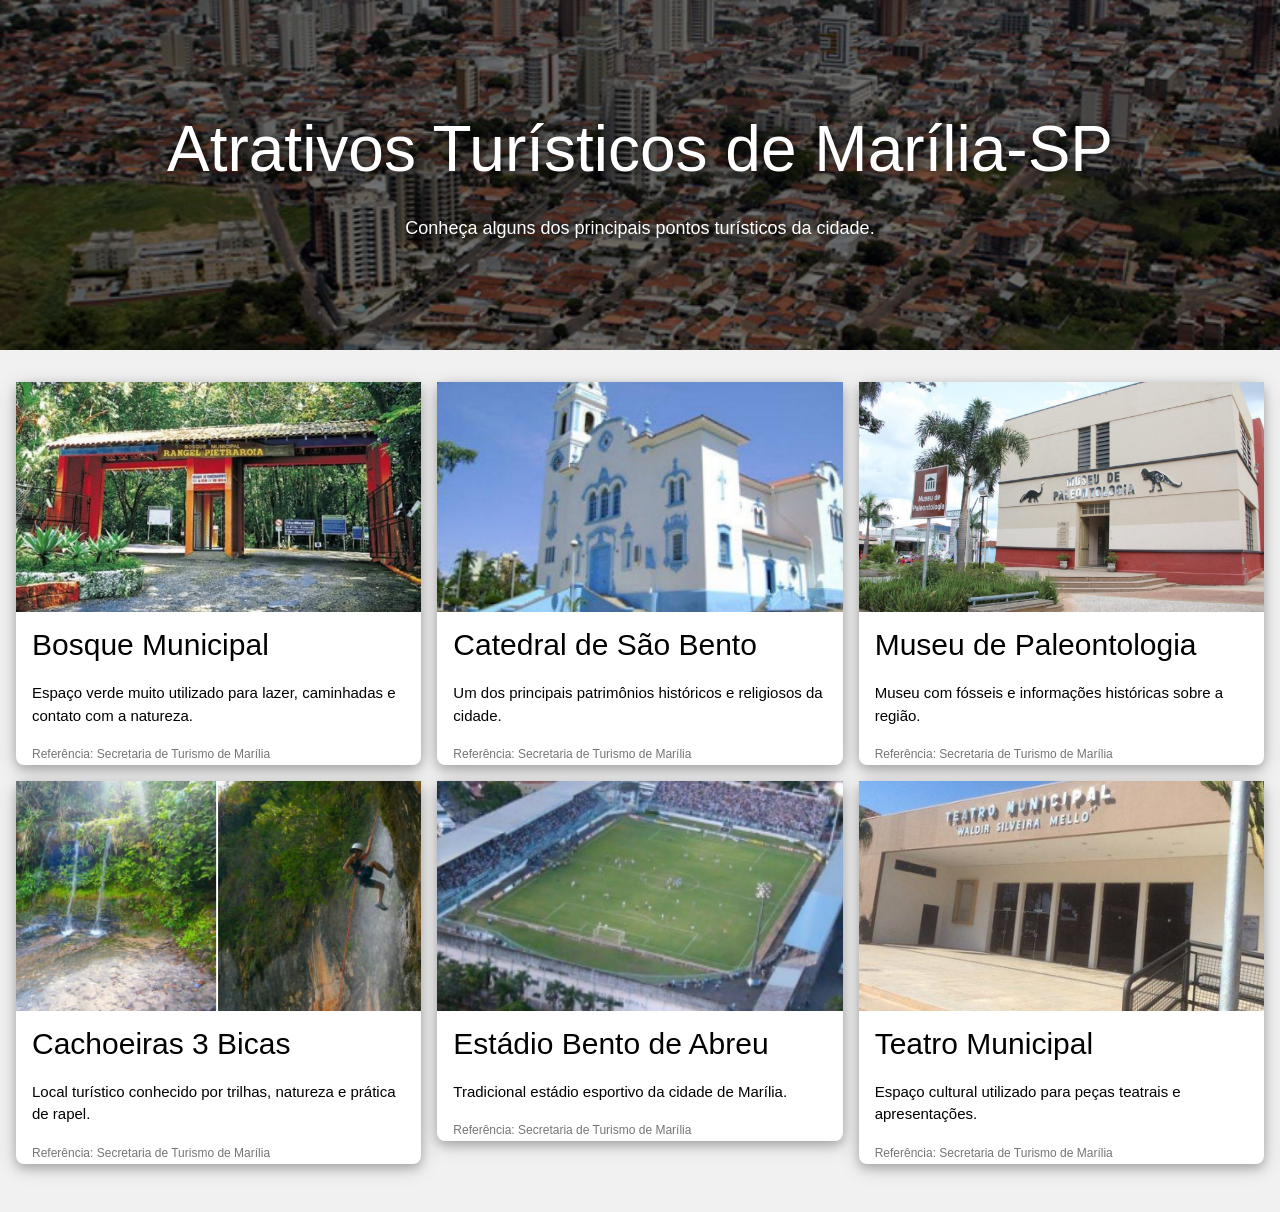
<file: Atrativos-turisticas-Marilia-HT/index.html>
<!DOCTYPE html>
<html lang="pt-BR">
<head>
    <meta charset="UTF-8">
    <meta name="viewport" content="width=device-width, initial-scale=1.0">
    <title>Atrativos Turísticos - Marília-SP</title>

    <!-- W3.CSS Framework -->
    <link rel="stylesheet" href="https://www.w3schools.com/w3css/4/w3.css">
    
    <!-- CSS Externo -->
    <link rel="stylesheet" href="style.css">
</head>
<body class="w3-light-grey">

    <!-- Comentário sobre uso da IA -->
    <!--
        Projeto desenvolvido com auxílio do ChatGPT (OpenAI) 
        para apoio na estrutura HTML e utilização do framework W3.CSS.
    -->

    <!-- BANNER -->
    <header class="banner">
        <img src="imagens/banner.png" 
             alt="Vista aérea da cidade de Marília" 
             class="banner-img">

        <div class="banner-text w3-center">
            <h1 class="w3-jumbo">Atrativos Turísticos de Marília-SP</h1>
            <p class="w3-large">Conheça alguns dos principais pontos turísticos da cidade.</p>
        </div>
    </header>

    <!-- CONTEÚDO PRINCIPAL -->
    <div class="w3-content w3-padding-32" style="max-width: 1300px;">
        <div class="w3-row-padding">

            <!-- Card 1 -->
            <div class="w3-third w3-margin-bottom">
                <a href="https://turismo.marilia.sp.gov.br/galerias/categoria/a-cidade/17/" target="_blank" 
                   class="w3-card-4 w3-white w3-round-large w3-hover-shadow" style="text-decoration: none; color: inherit; display: block;">
                    <img src="imagens/bosque.png" alt="Bosque Municipal" class="w3-image w3-hover-opacity">
                    <div class="w3-container">
                        <h2>Bosque Municipal</h2>
                        <p>Espaço verde muito utilizado para lazer, caminhadas e contato com a natureza.</p>
                        <small class="w3-text-grey">Referência: Secretaria de Turismo de Marília</small>
                    </div>
                </a>
            </div>

            <!-- Card 2 -->
            <div class="w3-third w3-margin-bottom">
                <a href="https://turismo.marilia.sp.gov.br/galerias/categoria/a-cidade/17/" target="_blank" 
                   class="w3-card-4 w3-white w3-round-large w3-hover-shadow" style="text-decoration: none; color: inherit; display: block;">
                    <img src="imagens/catedral.png" alt="Catedral de São Bento" class="w3-image w3-hover-opacity">
                    <div class="w3-container">
                        <h2>Catedral de São Bento</h2>
                        <p>Um dos principais patrimônios históricos e religiosos da cidade.</p>
                        <small class="w3-text-grey">Referência: Secretaria de Turismo de Marília</small>
                    </div>
                </a>
            </div>

            <!-- Card 3 -->
            <div class="w3-third w3-margin-bottom">
                <a href="https://turismo.marilia.sp.gov.br/galerias/categoria/a-cidade/17/" target="_blank" 
                   class="w3-card-4 w3-white w3-round-large w3-hover-shadow" style="text-decoration: none; color: inherit; display: block;">
                    <img src="imagens/museu.png" alt="Museu de Paleontologia" class="w3-image w3-hover-opacity">
                    <div class="w3-container">
                        <h2>Museu de Paleontologia</h2>
                        <p>Museu com fósseis e informações históricas sobre a região.</p>
                        <small class="w3-text-grey">Referência: Secretaria de Turismo de Marília</small>
                    </div>
                </a>
            </div>

            <!-- Card 4 -->
            <div class="w3-third w3-margin-bottom">
                <a href="https://turismo.marilia.sp.gov.br/galerias/categoria/a-cidade/17/" target="_blank" 
                   class="w3-card-4 w3-white w3-round-large w3-hover-shadow" style="text-decoration: none; color: inherit; display: block;">
                    <img src="imagens/cachoeiras.png" alt="Cachoeiras 3 Bicas" class="w3-image w3-hover-opacity">
                    <div class="w3-container">
                        <h2>Cachoeiras 3 Bicas</h2>
                        <p>Local turístico conhecido por trilhas, natureza e prática de rapel.</p>
                        <small class="w3-text-grey">Referência: Secretaria de Turismo de Marília</small>
                    </div>
                </a>
            </div>

            <!-- Card 5 -->
            <div class="w3-third w3-margin-bottom">
                <a href="https://turismo.marilia.sp.gov.br/galerias/categoria/a-cidade/17/" target="_blank" 
                   class="w3-card-4 w3-white w3-round-large w3-hover-shadow" style="text-decoration: none; color: inherit; display: block;">
                    <img src="imagens/estadio.png" alt="Estádio Bento de Abreu" class="w3-image w3-hover-opacity">
                    <div class="w3-container">
                        <h2>Estádio Bento de Abreu</h2>
                        <p>Tradicional estádio esportivo da cidade de Marília.</p>
                        <small class="w3-text-grey">Referência: Secretaria de Turismo de Marília</small>
                    </div>
                </a>
            </div>

            <!-- Card 6 -->
            <div class="w3-third w3-margin-bottom">
                <a href="https://turismo.marilia.sp.gov.br/galerias/categoria/a-cidade/17/" target="_blank" 
                   class="w3-card-4 w3-white w3-round-large w3-hover-shadow" style="text-decoration: none; color: inherit; display: block;">
                    <img src="imagens/teatro.png" alt="Teatro Municipal" class="w3-image w3-hover-opacity">
                    <div class="w3-container">
                        <h2>Teatro Municipal</h2>
                        <p>Espaço cultural utilizado para peças teatrais e apresentações.</p>
                        <small class="w3-text-grey">Referência: Secretaria de Turismo de Marília</small>
                    </div>
                </a>
            </div>

        </div>
    </div>

</body>
</html>
</file>
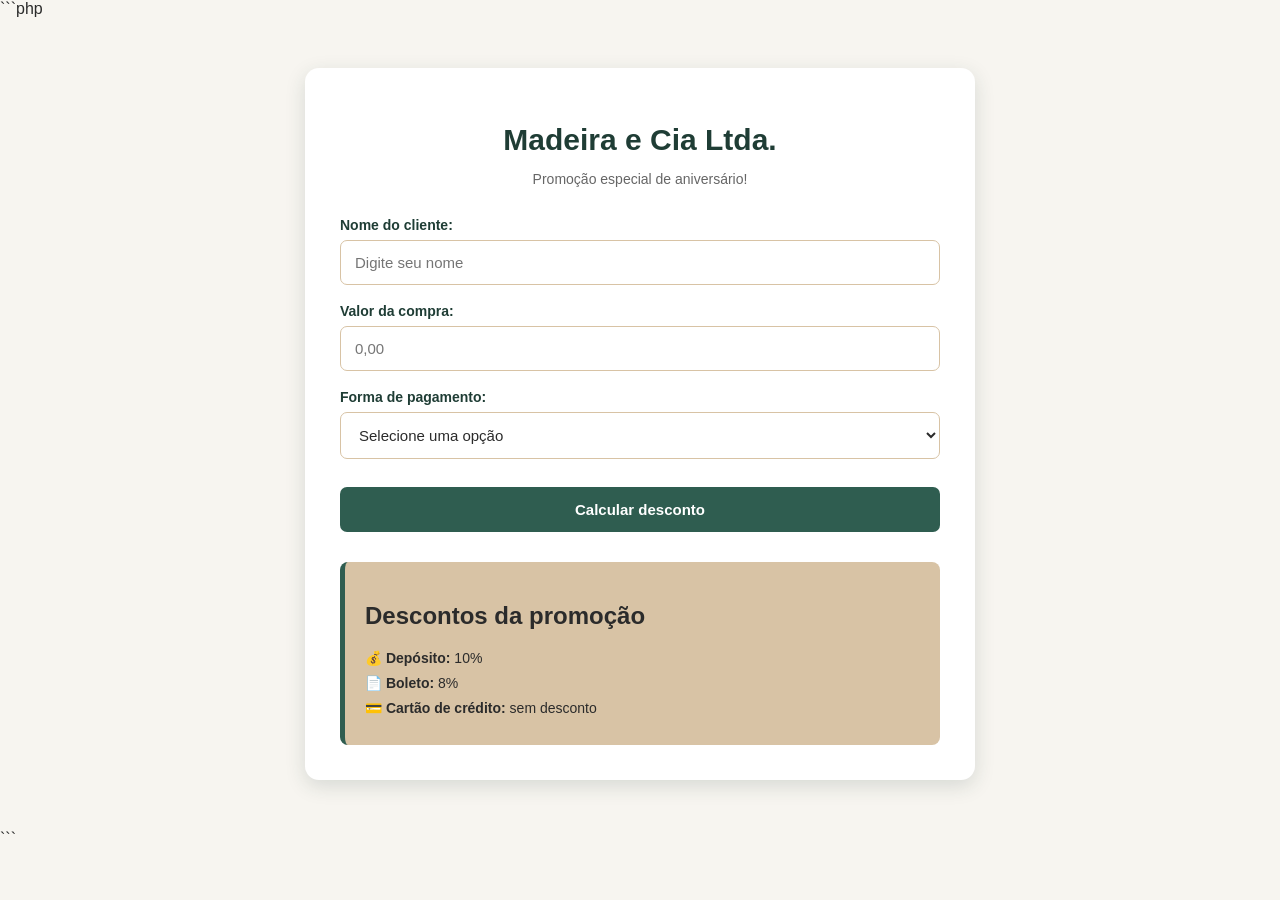
<file: madeira_e_cia/index.html>
```php
<!DOCTYPE html>
<html lang="pt-br">

<head>

    <meta charset="UTF-8">

    <meta name="viewport"
          content="width=device-width, initial-scale=1.0">

    <title>Madeira e Cia - Promoção</title>

    <link rel="stylesheet" href="estilo.css">

</head>

<body>

    <div class="container">

        <h1>Madeira e Cia Ltda.</h1>

        <p class="subtitulo">
            Promoção especial de aniversário!
        </p>

        <form action="resultado.php" method="POST">

            <label for="txtNome">
                Nome do cliente:
            </label>

            <input
                type="text"
                id="txtNome"
                name="txtNome"
                placeholder="Digite seu nome"
                required
            >

            <label for="txtValorCompra">
                Valor da compra:
            </label>

            <input
                type="number"
                id="txtValorCompra"
                name="txtValorCompra"
                placeholder="0,00"
                step="0.01"
                min="0"
                required
            >

            <label for="cmbPag">
                Forma de pagamento:
            </label>

            <select
                id="cmbPag"
                name="cmbPag"
                required
            >

                <option value="">
                    Selecione uma opção
                </option>

                <option value="deposito">
                    Depósito - 10% de desconto
                </option>

                <option value="boleto">
                    Boleto - 8% de desconto
                </option>

                <option value="cartaoCredito">
                    Cartão de crédito - sem desconto
                </option>

            </select>

            <button type="submit">
                Calcular desconto
            </button>

        </form>

        <div class="descontos">

            <h2>Descontos da promoção</h2>

            <p>
                💰 <strong>Depósito:</strong> 10%
            </p>

            <p>
                📄 <strong>Boleto:</strong> 8%
            </p>

            <p>
                💳 <strong>Cartão de crédito:</strong> sem desconto
            </p>

        </div>

    </div>

</body>

</html>
```
</file>
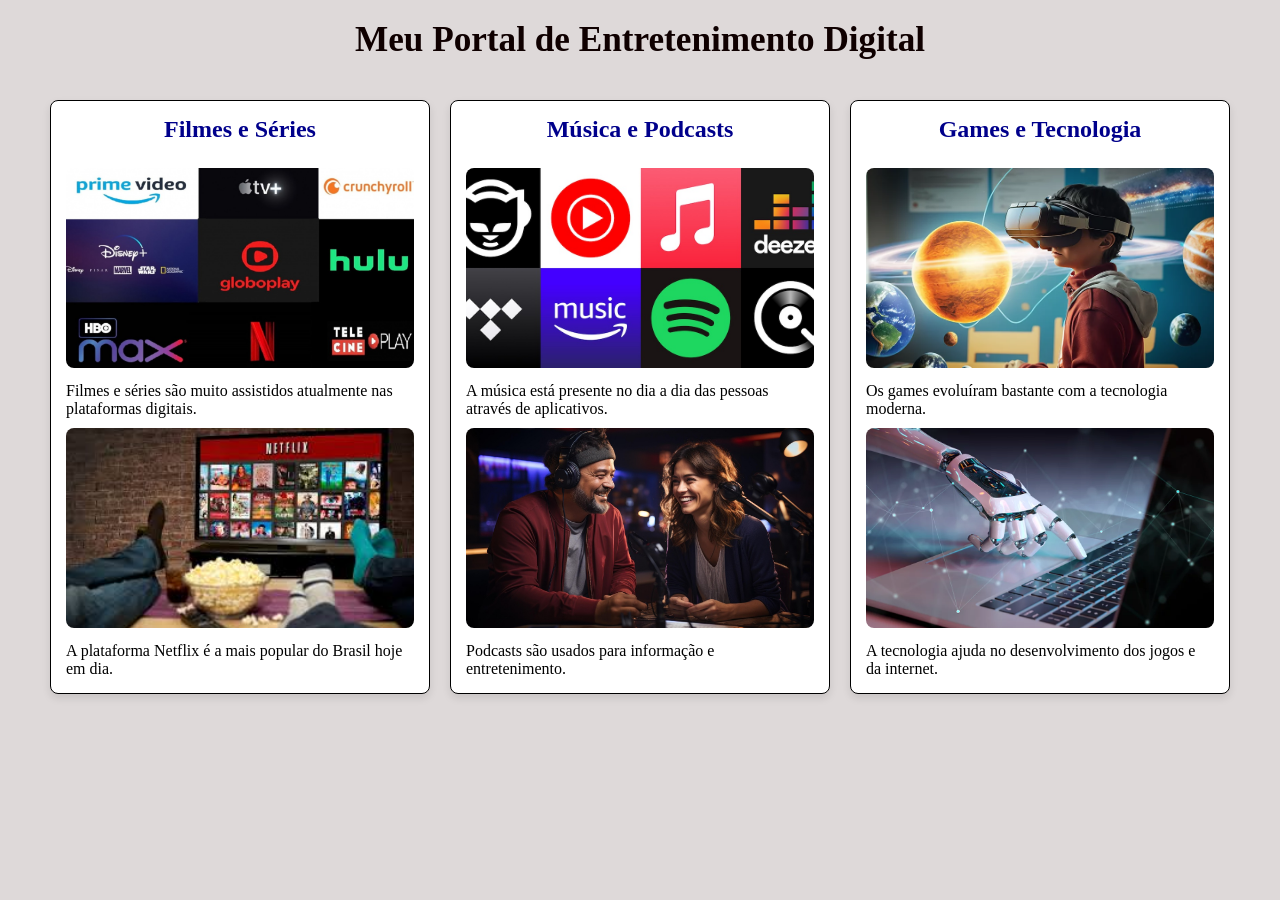
<file: Meu-Portal-Entretenimento-HT/index.html>
<!-- ARQUIVO: index.html -->
<!DOCTYPE html>
<html lang="pt-BR">

<head>
    <meta charset="UTF-8">
    <meta name="viewport" content="width=device-width, initial-scale=1.0">
    <title>Meu Portal de Entretenimento Digital</title>

    <!-- CSS RESET -->
    <link rel="stylesheet" href="reset.css">

    <!-- CSS EXTERNO -->
    <link rel="stylesheet" href="style.css">

    <!-- CSS INTERNO -->
    <style>

        /* muda a cor do fundo da página */
        body{
            background-color: hsl(0, 7%, 86%);
        }

        /* estilo dos títulos */
        .titulo{
            color: darkblue;
            text-align: center;
            margin-bottom: 15px;
        }

    </style>
</head>

<body>

    <!-- CSS INLINE -->
    <h1 id="principal" style="color:rgb(15, 0, 0);">
        Meu Portal de Entretenimento Digital
    </h1>

    <!-- CONTAINER FLEXBOX -->
    <div class="container">

        <!-- FILMES -->
        <section class="secao">

            <h2 class="titulo">Filmes e Séries</h2>

            <img class="imagem"
                src="img/plataf.jpeg"
                alt="Diversos logomarcas de plataformas de streaming">

            <p>
                Filmes e séries são muito assistidos atualmente nas plataformas digitais.
            </p>

            <img class="imagem"
                src="img/netflix.jpg"
                alt="Tela inicial da plataforma Netflix mostrando diversos títulos">

            <p>
                A plataforma Netflix é a mais popular do Brasil hoje em dia.
            </p>

        </section>

        <!-- MUSICA -->
        <section class="secao">

            <h2 class="titulo">Música e Podcasts</h2>

            <img class="imagem"
                src="img/musica.jpg"
                alt="Diversos logomarcas de plataformas de streaming de música">

            <p>
                A música está presente no dia a dia das pessoas através de aplicativos.
            </p>

            <img class="imagem"
                src="img/podcast.jpg"
                alt="Um homem e uma mulher usando fones de ouvido ouvindo um podcast">

            <p>
                Podcasts são usados para informação e entretenimento.
            </p>

        </section>

        <!-- GAMES -->
        <section class="secao">

            <h2 class="titulo">Games e Tecnologia</h2>

            <img class="imagem"
                src="img/games.webp"
                alt="Criança usando um VR em uma sala de jogos">

            <p>
                Os games evoluíram bastante com a tecnologia moderna.
            </p>

            <img class="imagem"
                src="img/tecnologias.webp"
                alt="Mão robótica digitando em um teclado de laptop">

            <p>
                A tecnologia ajuda no desenvolvimento dos jogos e da internet.
            </p>

        </section>

    </div>

</body>

</html>
</file>
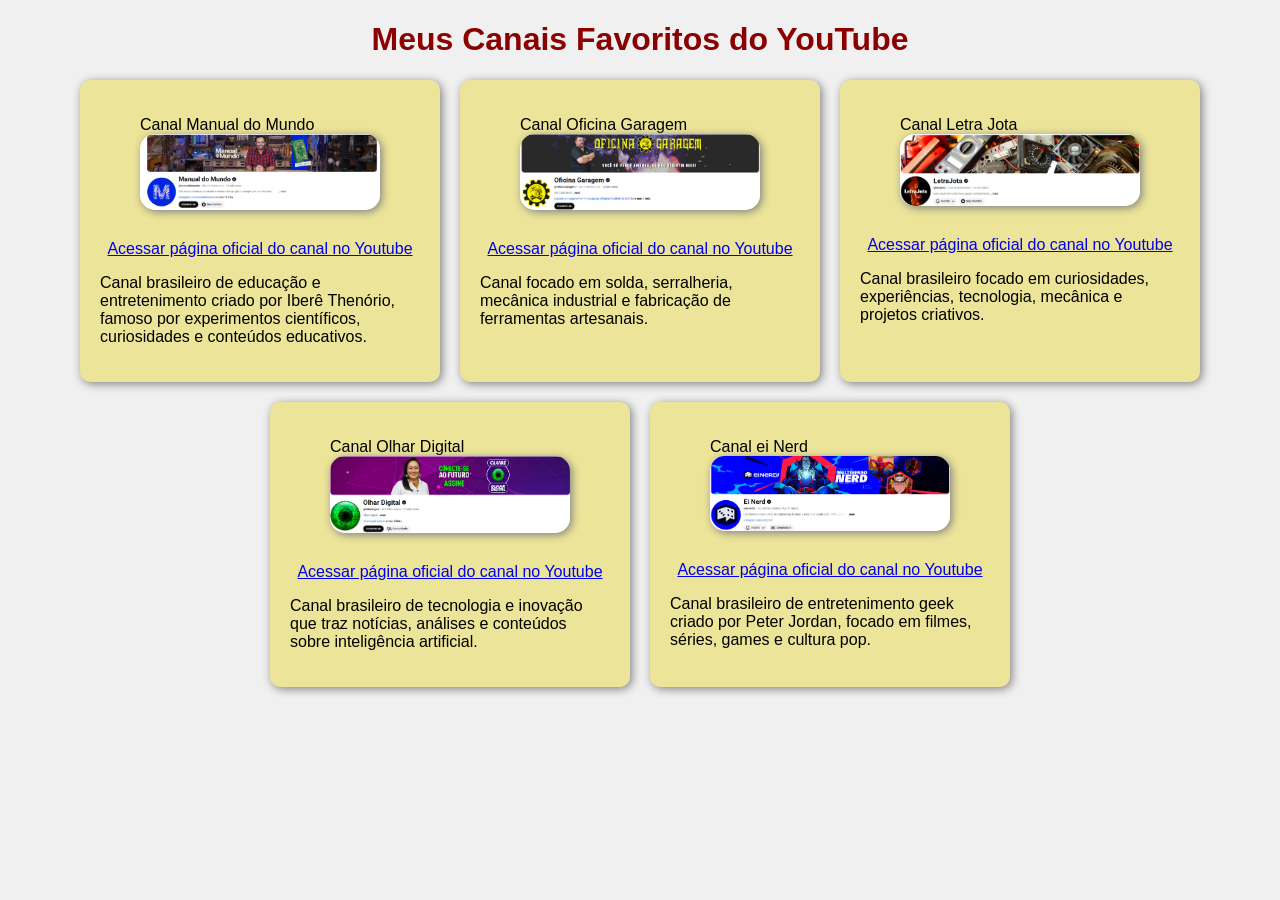
<file: Meus sites Favoritos/index.html>
<!DOCTYPE html>
<html lang="pt-br">

<head>
    <meta charset="UTF-8">
    <meta name="viewport" content="width=device-width, initial-scale=1.0">
    <title>Meus Canais Favoritos</title>

    <!-- CSS EXTERNO -->
    <link rel="stylesheet" href="style.css">

</head>

<body>

    <!-- TÍTULO PRINCIPAL -->
    <h1>Meus Canais Favoritos do YouTube</h1>

    <!-- DIV PRINCIPAL COM FLEXBOX -->
    <div class="container">

        <!-- CANAL 1 - Manual do Mundo -->
        <div class="canal">

            <figure>
                <figcaption>Canal Manual do Mundo</figcaption>

                <img src="images/manualmundo.png"
                    alt="Página principal do Canal Manual do Mundo">
            </figure>

            <a href="https://www.youtube.com/@manualdomundo" target="_blank">
                Acessar página oficial do canal no Youtube
            </a>

            <p>
                Canal brasileiro de educação e entretenimento criado por Iberê Thenório,
                famoso por experimentos científicos, curiosidades e conteúdos educativos.
            </p>

        </div>

        <!-- CANAL 2 - Oficina Garagem -->
        <div class="canal">

            <figure>
                <figcaption>Canal Oficina Garagem</figcaption>

                <img src="images/oficinagaragem.png"
                    alt="Página principal do Canal Oficina Garagem">
            </figure>

            <a href="https://www.youtube.com/@OficinaGaragem" target="_blank">
                Acessar página oficial do canal no Youtube
            </a>

            <p>
                Canal focado em solda, serralheria, mecânica industrial
                e fabricação de ferramentas artesanais.
            </p>

        </div>

        <!-- CANAL 3 - Letra Jota -->
        <div class="canal">

            <figure>
                <figcaption>Canal Letra Jota</figcaption>

                <img src="images/letrajota.png"
                    alt="Página principal do Canal Letra Jota">
            </figure>

            <a href="https://www.youtube.com/@letrajota" target="_blank">
                Acessar página oficial do canal no Youtube
            </a>

            <p>
                Canal brasileiro focado em curiosidades, experiências,
                tecnologia, mecânica e projetos criativos.
            </p>

        </div>

        <!-- CANAL 4 - Olhar Digital -->
        <div class="canal">

            <figure>
                <figcaption>Canal Olhar Digital</figcaption>

                <img src="images/olhardigital.png"
                    alt="Página principal do Canal Olhar Digital">
            </figure>

            <a href="https://www.youtube.com/@OlharDigital" target="_blank">
                Acessar página oficial do canal no Youtube
            </a>

            <p>
                Canal brasileiro de tecnologia e inovação que traz notícias,
                análises e conteúdos sobre inteligência artificial.
            </p>

        </div>

        <!-- CANAL 5 - ei Nerd -->
        <div class="canal">

            <figure>
                <figcaption>Canal ei Nerd</figcaption>

                <img src="images/einerd.png"
                    alt="Página principal do Canal ei Nerd">
            </figure>

            <a href="https://www.youtube.com/@einerdtv" target="_blank">
                Acessar página oficial do canal no Youtube
            </a>

            <p>
                Canal brasileiro de entretenimento geek criado por Peter Jordan,
                focado em filmes, séries, games e cultura pop.
            </p>

        </div>

    </div>

</body>

</html>
</file>
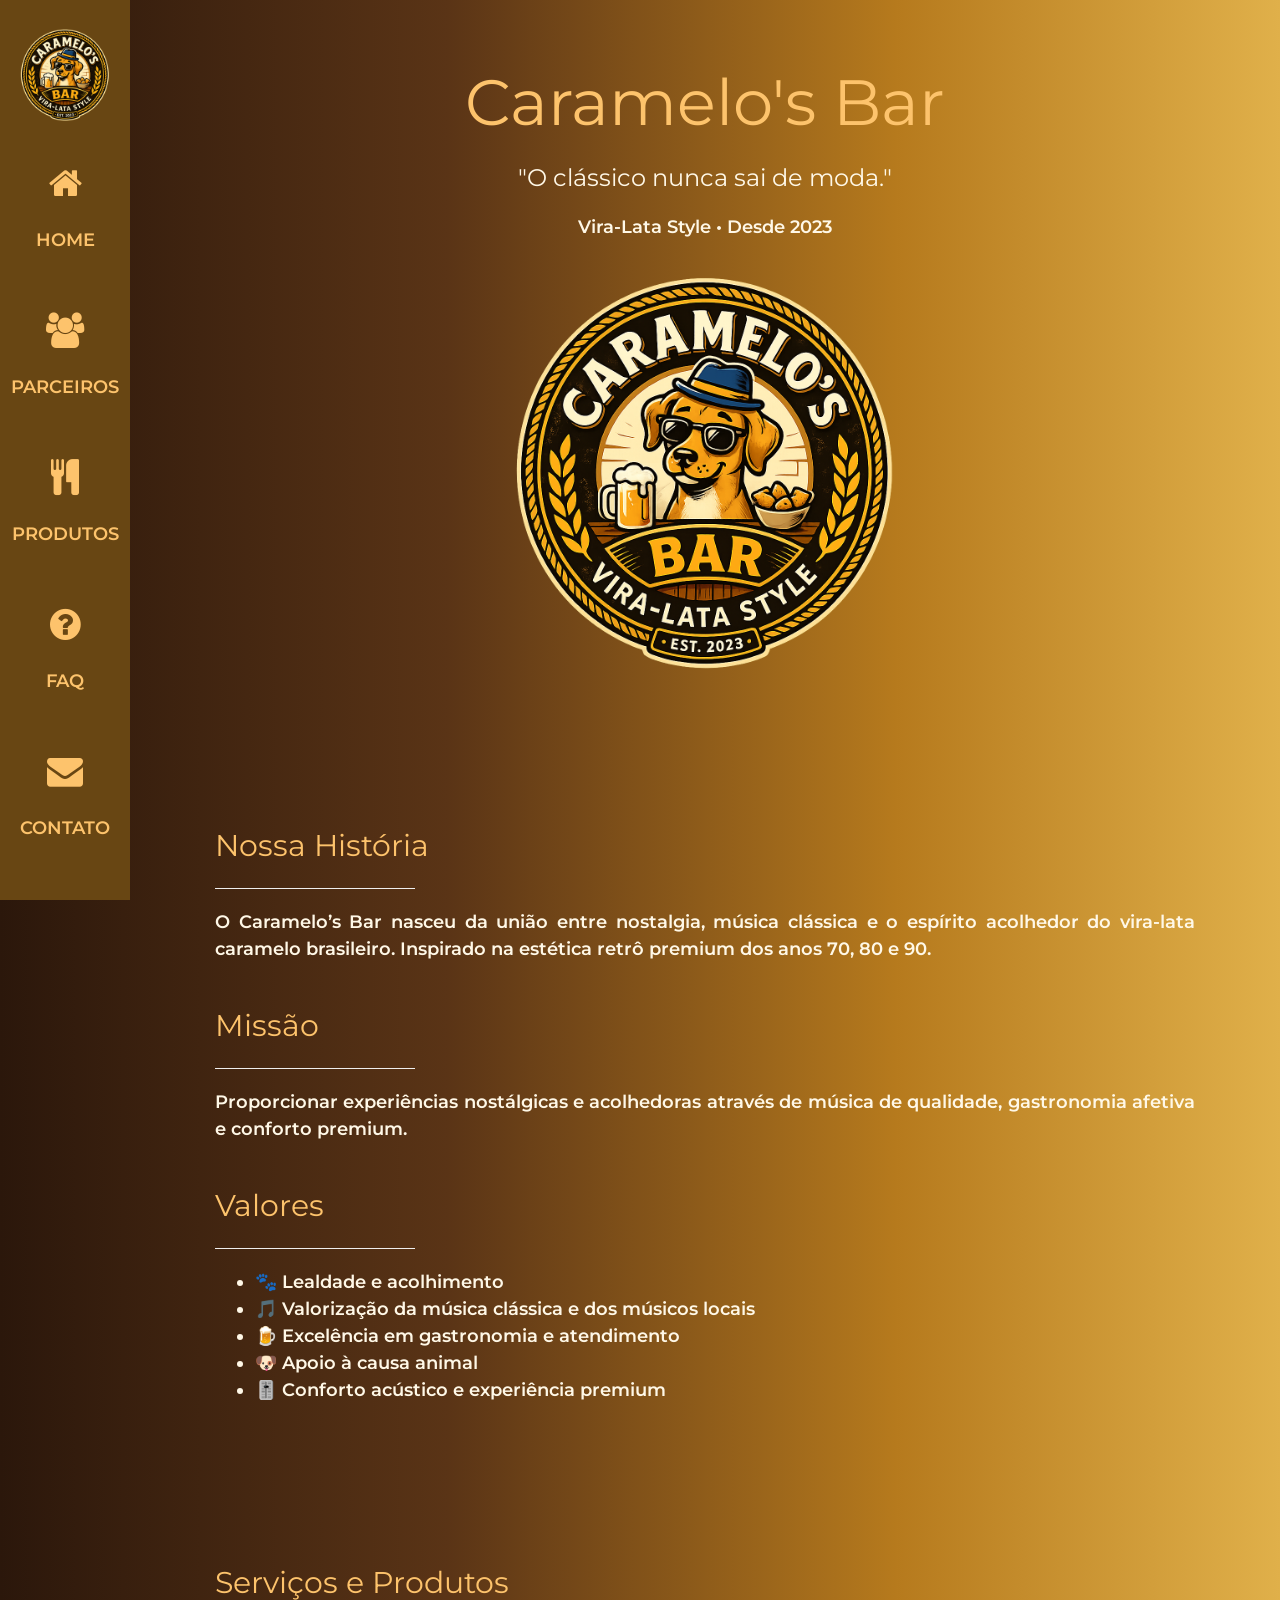
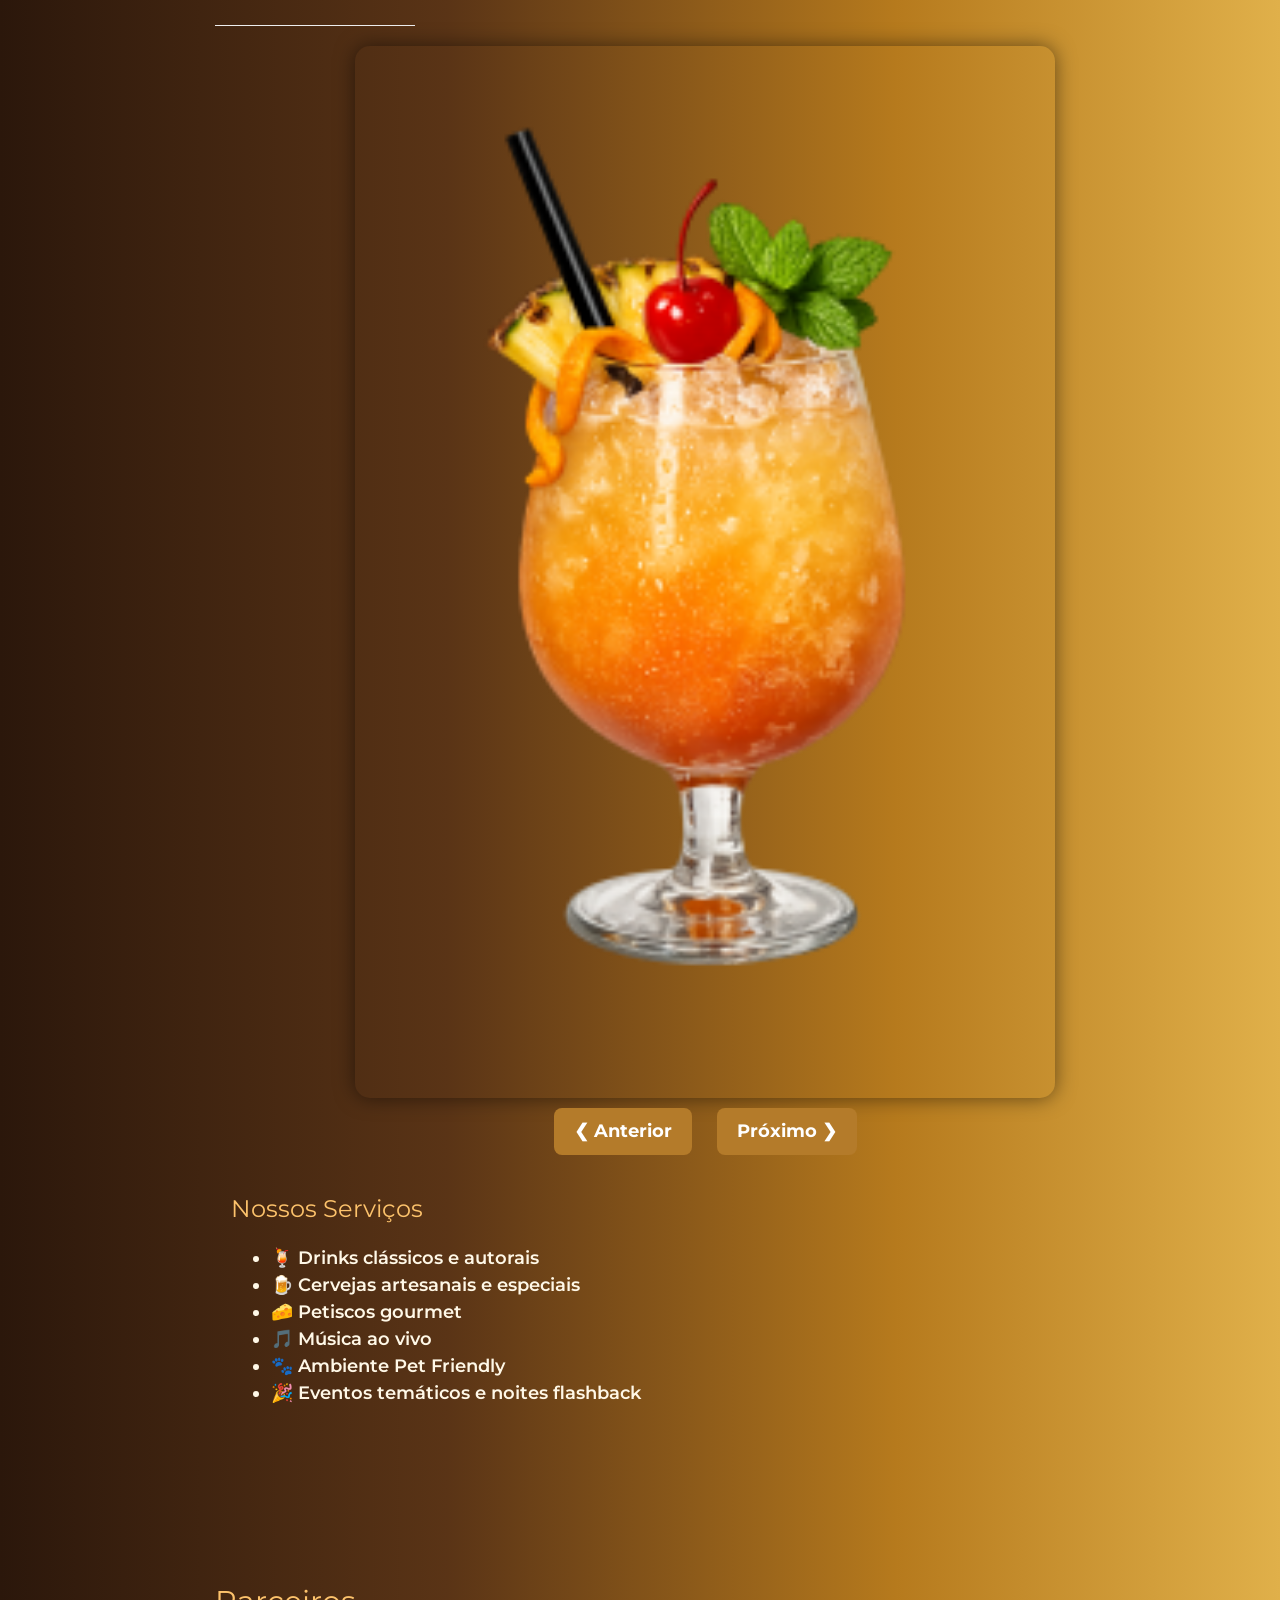
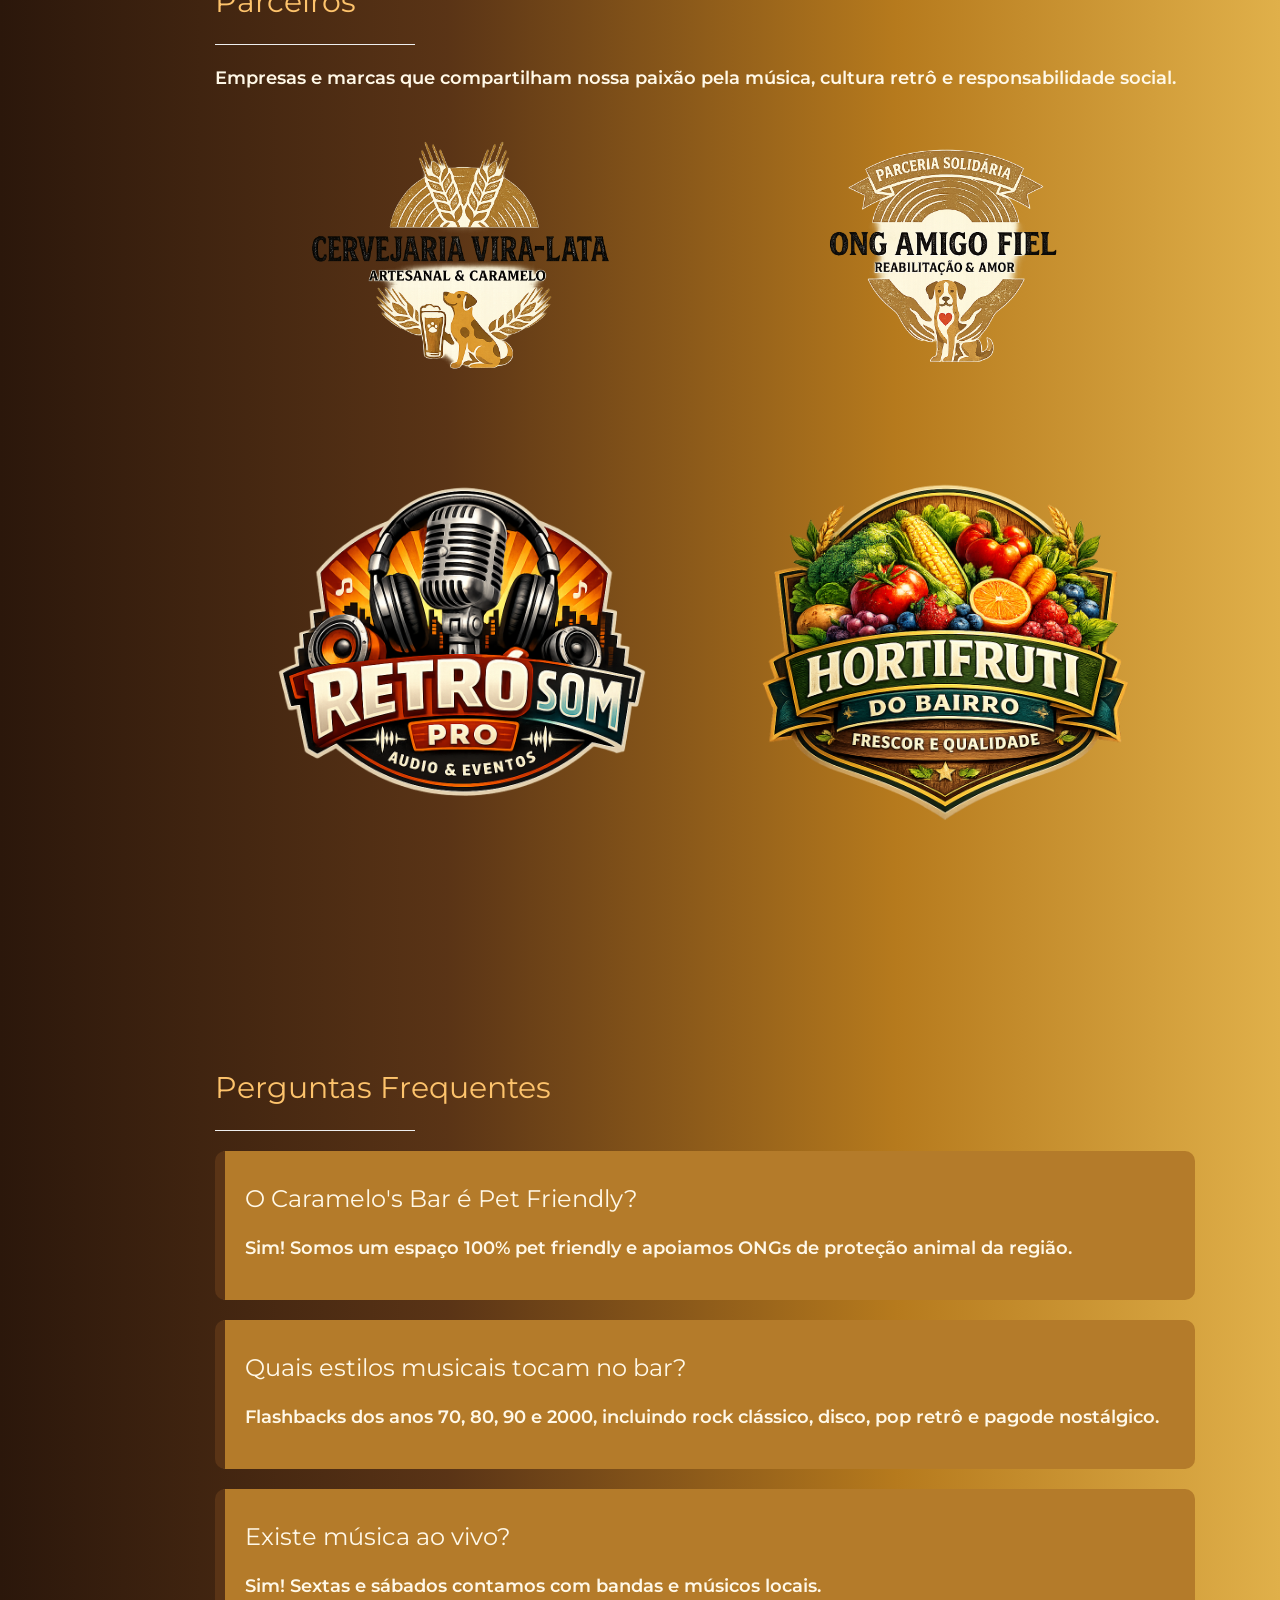
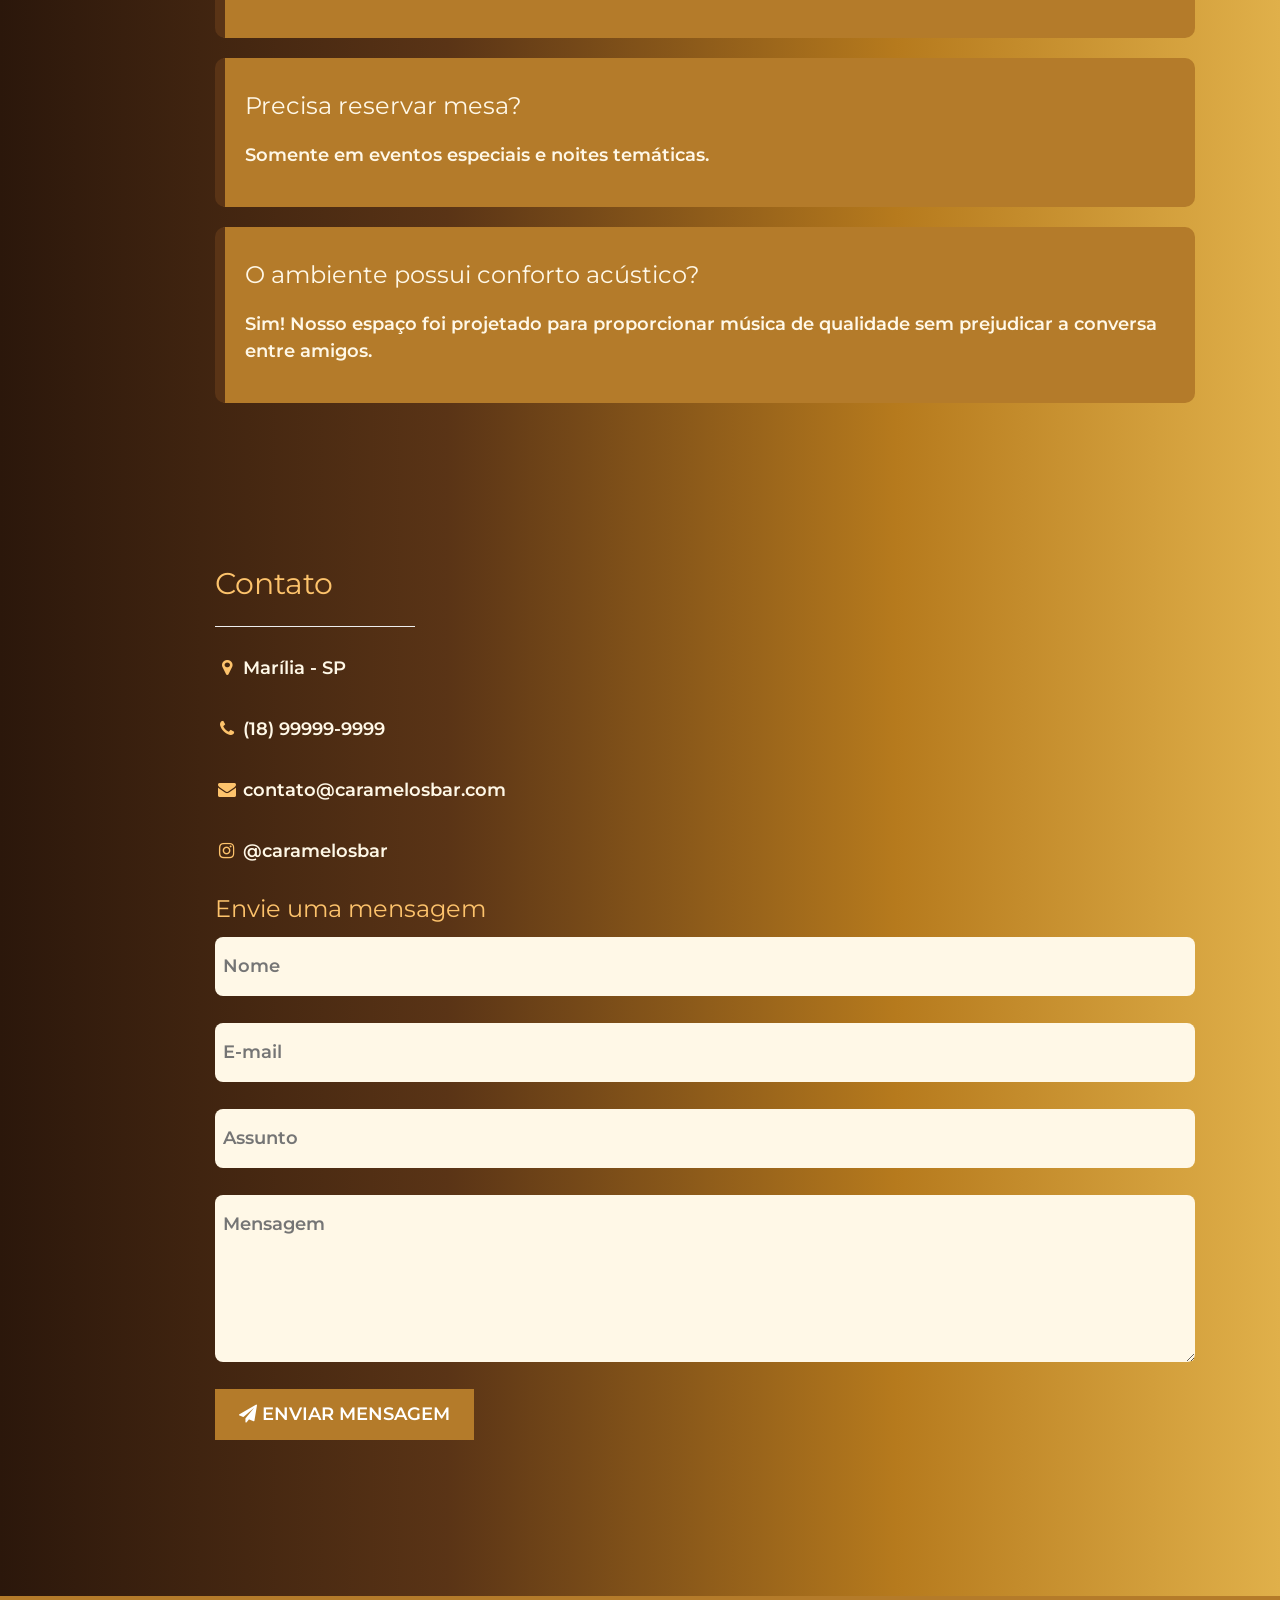
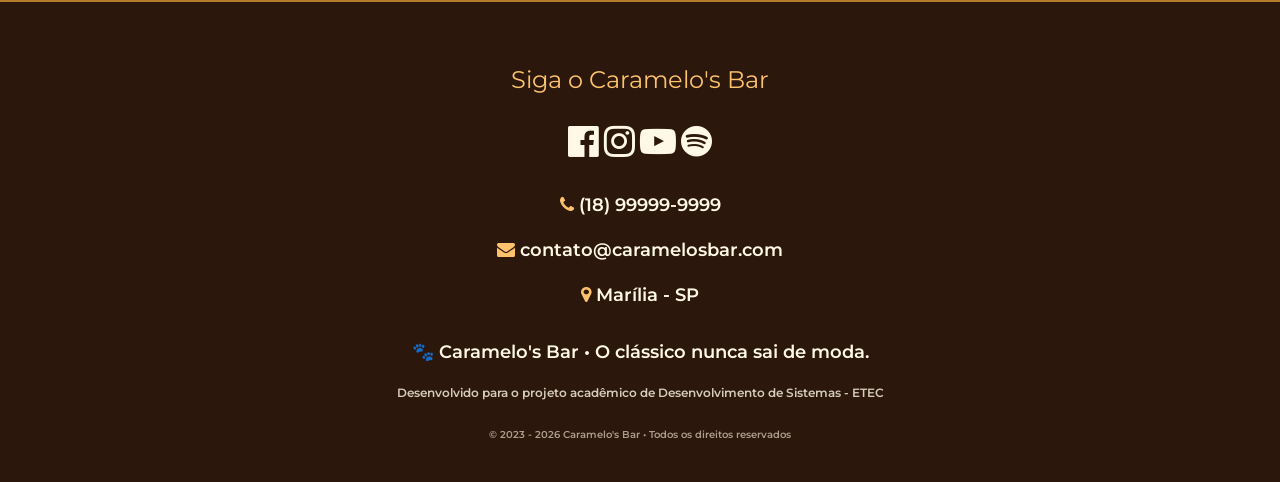
<file: site_caramelos_bar/index.html>
<!DOCTYPE html>
<html lang="pt-br">

<head>
    <meta charset="UTF-8">
    <meta name="viewport" content="width=device-width, initial-scale=1.0">
    <title>Caramelo's Bar</title>
    
    <!-- Google Fonts -->
    <link href="https://fonts.googleapis.com/css2?family=Montserrat:wght@400;600;700&display=swap" rel="stylesheet">
    
    <!-- W3.CSS -->
    <link rel="stylesheet" href="https://www.w3schools.com/w3css/4/w3.css">
    
    <!-- Font Awesome -->
    <link rel="stylesheet" href="https://cdnjs.cloudflare.com/ajax/libs/font-awesome/4.7.0/css/font-awesome.min.css">

    <style>
        html {
            scroll-behavior: smooth;
        }

        body, h1, h2, h3, h4, h5, h6 {
            font-family: "Montserrat", sans-serif;
        }

        body {
            background: linear-gradient(to right, #2B170B 0%, #5A3416 35%, #B67A1D 70%, #E0B04A 100%);
            margin: 0;
            font-size: 18px;
            font-weight: 600;
            color: #fff8e7;
        }

        /* ==================== SIDEBAR ==================== */
        .w3-sidebar {
            width: 130px;
            background: #684613;
            color: #fdc36c;
        }

        /* Centralização dos ícones e textos da sidebar */
        .w3-sidebar .w3-bar-item {
            display: flex !important;
            flex-direction: column;
            align-items: center;
            justify-content: center;
            text-align: center;
            padding: 20px 8px !important;
            transition: all 0.3s ease;
        }

        .w3-sidebar .w3-bar-item:hover {
            background: #8a5a21 !important;
            color: #fff8e7 !important;
            transform: translateX(8px);
            box-shadow: 0 0 10px rgba(0, 0, 0, 0.3);
        }

        .w3-sidebar .w3-bar-item:hover {
          background: #8a5a21 !important;
          color: #fff8e7 !important;
          transform: translateX(8px);
          box-shadow: 4px 0 10px rgba(0, 0, 0, 0.3);
        }

        .w3-sidebar .w3-bar-item i {
            margin-bottom: 8px;
            transition: all 0.3s ease;
        }

        .w3-sidebar .w3-bar-item:hover i {
            transform: scale(1.15);
            color: #fdc36c;
        }

        #main {
            margin-left: 130px;
        }

        .w3-text-caramelo {
            color: #fdc36c;
        }

        .banner {
            width: 40%;
            border-radius: 15px;
            transition: 0.3s;
        }

        .section-title {
            margin-top: 40px;
        }

        .card-faq {
            background: #b47b2a;
            padding: 20px;
            border-left: 10px solid #5A3416;
            border-radius: 10px;
            margin-bottom: 20px;
            transition: 0.3s;
        }

        .card-faq:hover {
            transform: scale(1.02);
            background: #8a5a21;
        }

        .parceiro-img {
            border-radius: 15px;
            transition: transform 0.3s ease, opacity 0.3s ease;
            margin-bottom: 20px;
            width: 100%;
        }

        .parceiro-img:hover {
            opacity: 0.8;
            transform: scale(1.03);
        }

        .mySlides {
            display: none;
            width: 100%;
            border-radius: 15px;
            box-shadow: 0 0 20px rgba(0, 0, 0, 0.5);
        }

        .slide-container {
            max-width: 700px;
            margin: auto;
        }

        .slide-btn {
            background: #b47b2a;
            color: white;
            padding: 10px 20px;
            margin: 10px;
            border: none;
            border-radius: 8px;
            cursor: pointer;
            font-weight: bold;
        }

        .slide-btn:hover {
            background: #8a5a21;
        }

        .contato-item {
            transition: 0.3s;
            cursor: pointer;
            padding: 8px 0;
        }

        .contato-item:hover {
            color: #fdc36c;
            transform: translateX(10px);
        }

        .w3-input {
            background: #fff8e7;
            color: #2B170B;
            border: none;
            border-radius: 8px;
        }

        /* ==================== FOOTER ==================== */
        footer {
            background: #2B170B;
            padding: 50px 20px 30px;
            margin-top: 80px;
            color: #fff8e7;
            border-top: 6px solid #b47b2a;
        }
        /* ==================== EFEITO HOVER NOS ÍCONES DO FOOTER ==================== */
        .social-icons a {
            color: #fff8e7;
            transition: all 0.3s ease;
            display: inline-block;
        }

        .social-icons a:hover {
            color: #fdc36c;
            transform: scale(1.25) rotate(8deg); /* Efeito de aumentar + leve rotação */
            filter: brightness(1.2);
        }

        .social-icons a:active {
            transform: scale(1.1);
        }

        @media only screen and (max-width: 600px) {
            #main {
                margin-left: 0;
            }
            .w3-sidebar {
                display: none;
            }
            .banner {
                width: 100%;
            }
        }
    </style>
</head>

<body>

    <!-- ==================== SIDEBAR ==================== -->
    <nav class="w3-sidebar w3-bar-block w3-center w3-hide-small">
        <img src="imagens/caramelo.png" 
             alt="Logo Caramelo's Bar" 
             style="width:100px; margin: 25px auto 20px auto; display:block;">

        <a href="#home" class="w3-bar-item w3-button w3-hover-black">
            <i class="fa fa-home w3-xxlarge"></i>
            <p>HOME</p>
        </a>

        <a href="#parceiros" class="w3-bar-item w3-button w3-hover-black">
            <i class="fa fa-users w3-xxlarge"></i>
            <p>PARCEIROS</p>
        </a>

        <a href="#produtos" class="w3-bar-item w3-button w3-hover-black">
            <i class="fa fa-cutlery w3-xxlarge"></i>
            <p>PRODUTOS</p>
        </a>

        <a href="#faq" class="w3-bar-item w3-button w3-hover-black">
            <i class="fa fa-question-circle w3-xxlarge"></i>
            <p>FAQ</p>
        </a>

        <a href="#contato" class="w3-bar-item w3-button w3-hover-black">
            <i class="fa fa-envelope w3-xxlarge"></i>
            <p>CONTATO</p>
        </a>
    </nav>

    <!-- ==================== NAVBAR MOBILE ==================== -->
    <div class="w3-top w3-hide-large w3-hide-medium">
        <nav class="w3-bar w3-black w3-opacity w3-hover-opacity-off w3-center w3-small">
            <a href="#home" class="w3-bar-item w3-button" style="width:20%">HOME</a>
            <a href="#parceiros" class="w3-bar-item w3-button" style="width:20%">PARCEIROS</a>
            <a href="#produtos" class="w3-bar-item w3-button" style="width:20%">PRODUTOS</a>
            <a href="#faq" class="w3-bar-item w3-button" style="width:20%">FAQ</a>
            <a href="#contato" class="w3-bar-item w3-button" style="width:20%">CONTATO</a>
        </nav>
    </div>

    <!-- ==================== CONTEÚDO PRINCIPAL ==================== -->
    <div class="w3-padding-large" id="main">

        <!-- HOME -->
        <header class="w3-container w3-padding-32 w3-center" id="home">
            <h1 class="w3-jumbo">
                <span class="w3-text-caramelo">Caramelo's Bar</span>
            </h1>
            <h3>"O clássico nunca sai de moda."</h3>
            <p>Vira-Lata Style • Desde 2023</p>
            <img src="imagens/caramelo.png" alt="Banner Caramelo's Bar" class="w3-image banner">
        </header>

        <!-- SOBRE -->
        <div class="w3-content w3-justify w3-padding-64">
            <h2 class="w3-text-caramelo section-title">Nossa História</h2>
            <hr style="width:200px">
            <p>O Caramelo’s Bar nasceu da união entre nostalgia, música clássica e o espírito acolhedor do vira-lata caramelo brasileiro. Inspirado na estética retrô premium dos anos 70, 80 e 90.</p>

            <h2 class="w3-text-caramelo section-title">Missão</h2>
            <hr style="width:200px">
            <p>Proporcionar experiências nostálgicas e acolhedoras através de música de qualidade, gastronomia afetiva e conforto premium.</p>

            <h2 class="w3-text-caramelo section-title">Valores</h2>
            <hr style="width:200px">
            <ul>
                <li>🐾 Lealdade e acolhimento</li>
                <li>🎵 Valorização da música clássica e dos músicos locais</li>
                <li>🍺 Excelência em gastronomia e atendimento</li>
                <li>🐶 Apoio à causa animal</li>
                <li>🎚️ Conforto acústico e experiência premium</li>
            </ul>
        </div>

        <!-- PRODUTOS -->
        <div class="w3-padding-64 w3-content" id="produtos">
            <h2 class="w3-text-caramelo">Serviços e Produtos</h2>
            <hr style="width:200px">
            
            <div class="slide-container">
                <img class="mySlides" src="imagens/drinks.png" alt="Drinks da casa">
                <img class="mySlides" src="imagens/petiscos.png" alt="Petiscos da casa">
                <img class="mySlides" src="imagens/atracaomusical.png" alt="Show ao vivo">
                <img class="mySlides" src="imagens/petfriendly.png" alt="Ambiente Pet Friendly">
            </div>

            <div class="w3-center">
                <button class="slide-btn" onclick="plusDivs(-1)">❮ Anterior</button>
                <button class="slide-btn" onclick="plusDivs(1)">Próximo ❯</button>
            </div>

            <div class="w3-panel">
                <h3 class="w3-text-caramelo">Nossos Serviços</h3>
                <ul>
                    <li>🍹 Drinks clássicos e autorais</li>
                    <li>🍺 Cervejas artesanais e especiais</li>
                    <li>🧀 Petiscos gourmet</li>
                    <li>🎵 Música ao vivo</li>
                    <li>🐾 Ambiente Pet Friendly</li>
                    <li>🎉 Eventos temáticos e noites flashback</li>
                </ul>
            </div>
        </div>

        <!-- PARCEIROS -->
        <div class="w3-padding-64 w3-content" id="parceiros">
            <h2 class="w3-text-caramelo">Parceiros</h2>
            <hr style="width:200px">
            <p>Empresas e marcas que compartilham nossa paixão pela música, cultura retrô e responsabilidade social.</p>
            
            <div class="w3-row-padding w3-margin-top">
                <div class="w3-half"><img src="imagens/cervejaria.png" alt="Cervejaria Parceira" class="parceiro-img"></div>
                <div class="w3-half"><img src="imagens/ong.png" alt="ONG Parceira" class="parceiro-img"></div>
                <div class="w3-half"><img src="imagens/retrosom.png" alt="Retrô Som Pro" class="parceiro-img"></div>
                <div class="w3-half"><img src="imagens/hortifrut.png" alt="Hortifruti do Bairro" class="parceiro-img"></div>
            </div>
        </div>

        <!-- FAQ -->
        <div class="w3-padding-64 w3-content" id="faq">
            <h2 class="w3-text-caramelo">Perguntas Frequentes</h2>
            <hr style="width:200px">

            <div class="card-faq">
                <h3>O Caramelo's Bar é Pet Friendly?</h3>
                <p>Sim! Somos um espaço 100% pet friendly e apoiamos ONGs de proteção animal da região.</p>
            </div>

            <div class="card-faq">
                <h3>Quais estilos musicais tocam no bar?</h3>
                <p>Flashbacks dos anos 70, 80, 90 e 2000, incluindo rock clássico, disco, pop retrô e pagode nostálgico.</p>
            </div>

            <div class="card-faq">
                <h3>Existe música ao vivo?</h3>
                <p>Sim! Sextas e sábados contamos com bandas e músicos locais.</p>
            </div>

            <div class="card-faq">
                <h3>Precisa reservar mesa?</h3>
                <p>Somente em eventos especiais e noites temáticas.</p>
            </div>

            <div class="card-faq">
                <h3>O ambiente possui conforto acústico?</h3>
                <p>Sim! Nosso espaço foi projetado para proporcionar música de qualidade sem prejudicar a conversa entre amigos.</p>
            </div>
        </div>

        <!-- CONTATO -->
        <div class="w3-padding-64 w3-content" id="contato">
            <h2 class="w3-text-caramelo">Contato</h2>
            <hr style="width:200px">

            <p class="contato-item"><i class="fa fa-map-marker fa-fw w3-text-caramelo"></i> Marília - SP</p>
            <p class="contato-item"><i class="fa fa-phone fa-fw w3-text-caramelo"></i> (18) 99999-9999</p>
            <p class="contato-item"><i class="fa fa-envelope fa-fw w3-text-caramelo"></i> contato@caramelosbar.com</p>
            <p class="contato-item"><i class="fa fa-instagram fa-fw w3-text-caramelo"></i> @caramelosbar</p>

            <h3 class="w3-text-caramelo">Envie uma mensagem</h3>
            <form>
                <input class="w3-input w3-padding-16" type="text" placeholder="Nome" required>
                <br>
                <input class="w3-input w3-padding-16" type="email" placeholder="E-mail" required>
                <br>
                <input class="w3-input w3-padding-16" type="text" placeholder="Assunto" required>
                <br>
                <textarea class="w3-input w3-padding-16" rows="5" placeholder="Mensagem" required></textarea>
                <br>
                <button class="w3-button w3-padding-large" style="background:#b47b2a; color:white;" type="submit">
                    <i class="fa fa-paper-plane"></i> ENVIAR MENSAGEM
                </button>
            </form>
        </div>

    </div>
<!-- ==================== FOOTER ==================== -->
<footer class="w3-center">
    <h3 class="w3-text-caramelo">Siga o Caramelo's Bar</h3>
    
    <div class="social-icons" style="margin: 25px 0;">
        <a href="https://facebook.com/caramelosbar" target="_blank" title="Facebook">
            <i class="fa fa-facebook-official w3-xxlarge"></i>
        </a>
        <a href="https://instagram.com/caramelosbar" target="_blank" title="Instagram">
            <i class="fa fa-instagram w3-xxlarge"></i>
        </a>
        <a href="https://youtube.com/@caramelosbar" target="_blank" title="YouTube">
            <i class="fa fa-youtube-play w3-xxlarge"></i>
        </a>
        <a href="https://open.spotify.com/user/caramelosbar" target="_blank" title="Spotify">
            <i class="fa fa-spotify w3-xxlarge"></i>
        </a>
    </div>

    <div style="margin: 30px 0; color: #fff8e7;">
        <p><i class="fa fa-phone w3-text-caramelo"></i> (18) 99999-9999</p>
        <p><i class="fa fa-envelope w3-text-caramelo"></i> contato@caramelosbar.com</p>
        <p><i class="fa fa-map-marker w3-text-caramelo"></i> Marília - SP</p>
    </div>

    <p style="margin-top:20px; font-size: 18px;"> 
        🐾 Caramelo's Bar • O clássico nunca sai de moda. 
    </p>
    
    <p class="w3-small" style="opacity: 0.8;">
        Desenvolvido para o projeto acadêmico de Desenvolvimento de Sistemas - ETEC
    </p>

    <p class="w3-tiny" style="margin-top: 25px; opacity: 0.6;">
        &copy; 2023 - 2026 Caramelo's Bar • Todos os direitos reservados
    </p>
</footer>

    <script>
        // Carrossel de imagens
        let slideIndex = 1;
        showDivs(slideIndex);

        function plusDivs(n) {
            showDivs(slideIndex += n);
        }

        function showDivs(n) {
            let i;
            let slides = document.getElementsByClassName("mySlides");
            
            if (n > slides.length) { slideIndex = 1; }
            if (n < 1) { slideIndex = slides.length; }
            
            for (i = 0; i < slides.length; i++) {
                slides[i].style.display = "none";
            }
            
            slides[slideIndex - 1].style.display = "block";
        }
    </script>

</body>
</html>
</file>
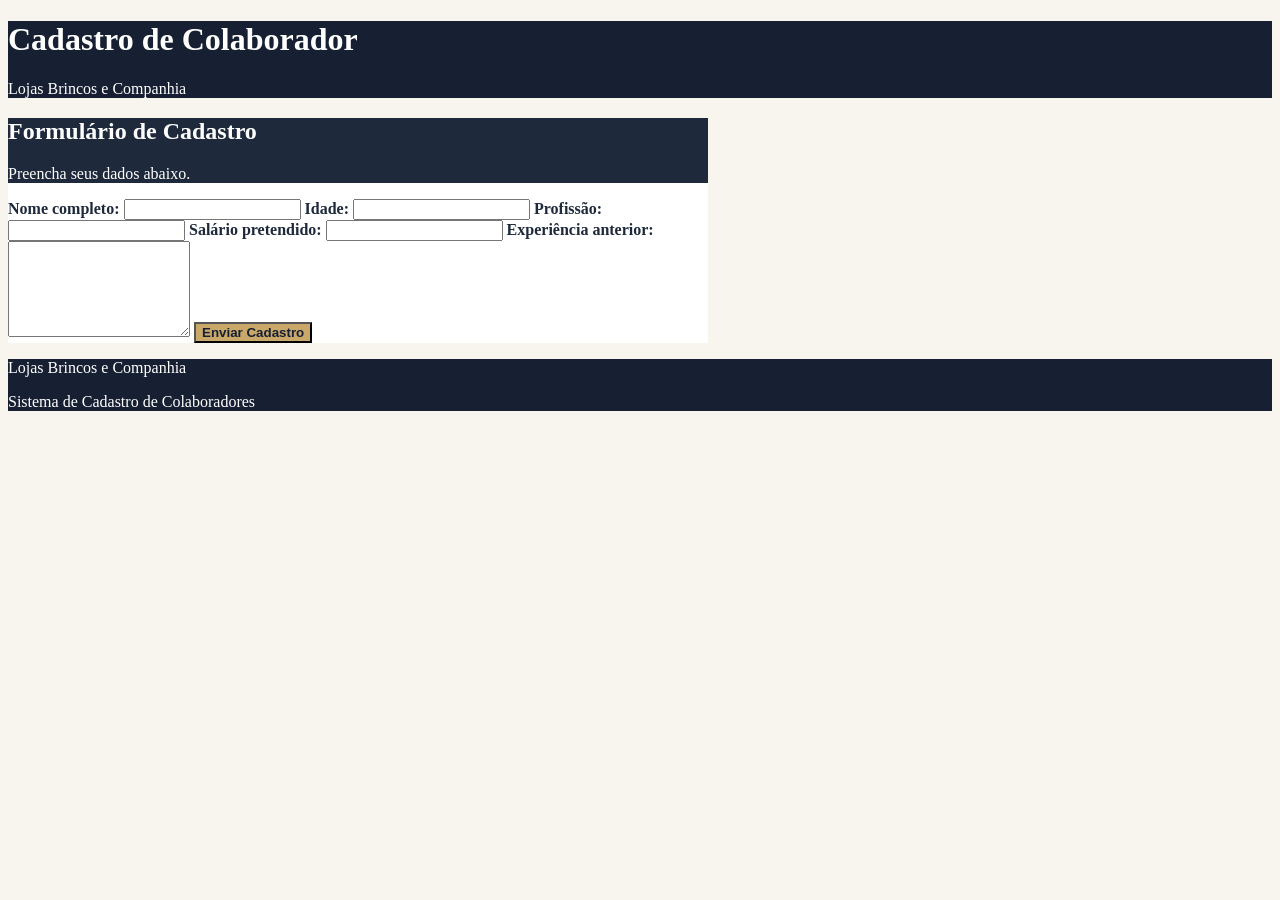
<file: agenda2fichario/cadastro.html>
<!DOCTYPE html>
<html lang="pt-br">

<head>
    <meta charset="UTF-8">

    <!-- Compatibilidade com telas de celulares -->
    <meta name="viewport" content="width=device-width, initial-scale=1.0">

    <title>Cadastro de Colaborador</title>

    <!-- Framework W3.CSS -->
    <link rel="stylesheet"
        href="https://www.w3schools.com/w3css/5/w3.css">
</head>

<body style="background-color: #F8F5EF;">

    <!-- CABEÇALHO -->
    <header
        class="w3-container w3-center w3-padding-32"
        style="background-color: #172033; color: #FFFFFF;">

        <h1>Cadastro de Colaborador</h1>

        <p>
            Lojas Brincos e Companhia
        </p>

    </header>


    <!-- CONTEÚDO PRINCIPAL -->
    <main
        class="w3-content w3-padding-32"
        style="max-width: 700px;">

        <div
            class="w3-card-4"
            style="background-color: #FFFFFF;">

            <!-- TÍTULO DO FORMULÁRIO -->
            <div
                class="w3-container w3-padding-16"
                style="background-color: #1E293B; color: #FFFFFF;">

                <h2>Formulário de Cadastro</h2>

                <p>
                    Preencha seus dados abaixo.
                </p>

            </div>


            <!-- FORMULÁRIO -->
            <form
                class="w3-container w3-padding-16"
                action="processaCadastro.php"
                method="POST">


                <!-- NOME -->
                <label
                    for="nome1"
                    style="color: #1E293B;">

                    <b>Nome completo:</b>

                </label>

                <input
                    class="w3-input w3-border w3-margin-bottom"
                    type="text"
                    id="nome1"
                    name="nome1"
                    required>


                <!-- IDADE -->
                <label
                    for="idade2"
                    style="color: #1E293B;">

                    <b>Idade:</b>

                </label>

                <input
                    class="w3-input w3-border w3-margin-bottom"
                    type="number"
                    id="idade2"
                    name="idade2"
                    min="1"
                    required>


                <!-- PROFISSÃO -->
                <label
                    for="profissao3"
                    style="color: #1E293B;">

                    <b>Profissão:</b>

                </label>

                <input
                    class="w3-input w3-border w3-margin-bottom"
                    type="text"
                    id="profissao3"
                    name="profissao3"
                    required>


                <!-- SALÁRIO -->
                <label
                    for="salario4"
                    style="color: #1E293B;">

                    <b>Salário pretendido:</b>

                </label>

                <input
                    class="w3-input w3-border w3-margin-bottom"
                    type="number"
                    id="salario4"
                    name="salario4"
                    min="0"
                    step="0.01"
                    required>


                <!-- EXPERIÊNCIA -->
                <label
                    for="experiencia5"
                    style="color: #1E293B;">

                    <b>Experiência anterior:</b>

                </label>

                <textarea
                    class="w3-input w3-border w3-margin-bottom"
                    id="experiencia5"
                    name="experiencia5"
                    rows="6"
                    required></textarea>


                <!-- BOTÃO -->
                <button
                    type="submit"
                    class="w3-button w3-margin-top w3-margin-bottom"
                    style="
                        background-color: #C9A86A;
                        color: #172033;
                        font-weight: bold;
                    ">

                    Enviar Cadastro

                </button>

            </form>

        </div>

    </main>


    <!-- RODAPÉ -->
    <footer
        class="w3-container w3-center w3-padding-16"
        style="background-color: #172033; color: #FFFFFF;">

        <p>
            Lojas Brincos e Companhia
        </p>

        <p>
            Sistema de Cadastro de Colaboradores
        </p>

    </footer>

</body>

</html>
</file>
<file: Atrativos-turisticas-Marilia-HT/style.css>
/* =============================================
   style.css - Atrativos Turísticos - Marília
   ============================================= */

/* ==================== BANNER ==================== */
.banner {
    position: relative;
    width: 100%;
    height: 350px;
    overflow: hidden;
}

.banner-img {
    width: 100%;
    height: 350px;
    object-fit: cover;
    filter: brightness(45%);
}

.banner-text {
    position: absolute;
    top: 50%;
    left: 50%;
    transform: translate(-50%, -50%);
    width: 100%;
    padding: 20px;
    color: white;
    text-shadow: 2px 2px 8px rgba(0, 0, 0, 0.7);
}

/* ==================== CARDS ==================== */
.w3-card-4 {
    transition: all 0.3s ease;
}

.w3-card-4:hover {
    transform: translateY(-8px);
    box-shadow: 0 10px 20px rgba(0, 0, 0, 0.15) !important;
}

/* Imagens dos cards */
.w3-image {
    width: 100%;
    height: 230px;
    object-fit: cover;
}
</file>
<file: madeira_e_cia/estilo.css>
```css
@import url('https://fonts.googleapis.com/css2?family=Montserrat:wght@400;500;600;700&display=swap');

/* Configuração geral */

* {
    box-sizing: border-box;
}

body {
    margin: 0;
    font-family: 'Montserrat', sans-serif;
    background-color: #F7F5F0;
    color: #2B2B2B;
}

/* Container principal */

.container {
    width: 90%;
    max-width: 600px;
    margin: 50px auto;
    padding: 35px;
    background-color: #FFFFFF;
    border-radius: 14px;
    box-shadow: 0 6px 20px rgba(31, 61, 53, 0.15);
}

/* Título */

h1 {
    margin-bottom: 8px;
    text-align: center;
    color: #1F3D35;
    font-size: 30px;
    font-weight: 700;
}

.subtitulo {
    margin-bottom: 30px;
    text-align: center;
    color: #666666;
    font-size: 14px;
}

/* Formulário */

label {
    display: block;
    margin-top: 18px;
    margin-bottom: 7px;
    color: #1F3D35;
    font-size: 14px;
    font-weight: 600;
}

input,
select {
    width: 100%;
    padding: 13px 14px;
    border: 1px solid #D8C3A5;
    border-radius: 7px;
    background-color: #FFFFFF;
    color: #2B2B2B;
    font-family: 'Montserrat', sans-serif;
    font-size: 15px;
    transition: 0.3s;
}

/* Campos selecionados */

input:focus,
select:focus {
    border-color: #2F5D50;
    outline: none;
    box-shadow: 0 0 0 3px rgba(47, 93, 80, 0.12);
}

/* Botão */

button {
    width: 100%;
    margin-top: 28px;
    padding: 14px;
    border: none;
    border-radius: 7px;
    background-color: #2F5D50;
    color: #FFFFFF;
    font-family: 'Montserrat', sans-serif;
    font-size: 15px;
    font-weight: 600;
    cursor: pointer;
    transition: 0.3s;
}

button:hover {
    background-color: #1F3D35;
    transform: translateY(-1px);
}

/* Área dos descontos */

.descontos {
    margin-top: 30px;
    padding: 20px;
    border-left: 5px solid #2F5D50;
    border-radius: 8px;
    background-color: #D8C3A5;
}

.descontos h3 {
    margin-top: 0;
    margin-bottom: 15px;
    color: #1F3D35;
    font-size: 17px;
}

.descontos p {
    margin: 9px 0;
    color: #2B2B2B;
    font-size: 14px;
}

/* Resultado */

.resultado {
    margin-top: 25px;
    padding: 20px;
    border-left: 5px solid #2F5D50;
    border-radius: 8px;
    background-color: #E8F0ED;
    color: #2B2B2B;
    line-height: 1.8;
    font-size: 14px;
}

.resultado strong {
    color: #1F3D35;
}

/* Responsividade */

@media (max-width: 600px) {

    .container {
        width: 95%;
        margin: 25px auto;
        padding: 25px 20px;
    }

    h1 {
        font-size: 25px;
    }

    .subtitulo {
        font-size: 13px;
    }

    input,
    select,
    button {
        font-size: 14px;
    }
}
```
</file>
<file: Meu-Portal-Entretenimento-HT/style.css>
/* ARQUIVO: style.css */

/* ======================= LAYOUT PRINCIPAL ======================= */

/* Container usando Flexbox */
.container {
    display: flex;
    flex-wrap: wrap;
    justify-content: center;
    gap: 20px;
    padding: 20px;
    max-width: 1250px;
    margin: 0 auto;
}

/* Caixas das seções */
.secao {
    background-color: white;
    padding: 15px;
    border: 1px solid black;
    border-radius: 8px;
    box-shadow: 0 4px 8px rgba(0, 0, 0, 0.1);

    /* Flexbox corrigido */
    flex: 1;
    min-width: 280px;           /* Largura mínima */
    max-width: 380px;           /* Largura máxima (maior que o min-width) */
}

/* ======================= IMAGENS ======================= */

.imagem {
    width: 100%;
    height: 200px;
    object-fit: cover;
    border-radius: 8px;
    margin: 10px 0;
}

/* ======================= TÍTULOS ======================= */

#principal {
    font-size: 2.2em;
    margin: 20px 0;
    text-align: center;   /* Centraliza o título principal */
}

.titulo {
    margin-bottom: 15px;
    text-align: center;
}
</file>
<file: Meus sites Favoritos/style.css>
/* fundo da página */
body{
    background-color: #f0f0f0;
    font-family: Arial, sans-serif;
}

/* título principal */
h1{
    text-align: center;
    color: darkred;
}

/* container flexbox */
.container{
    display: flex;
    gap: 20px;
    flex-wrap: wrap;
    justify-content: center;
}

/* caixas dos canais */
.canal{
    background-color: rgb(236, 228, 152);
    padding: 20px;
    border-radius: 10px;
    width: 320px;
    box-shadow: 2px 2px 10px gray;
    display: flex;
    flex-direction: column;
    align-items: center;
}

/* imagens */
img{
    width: 100%;
    height: auto;
    object-fit: cover;
    margin-bottom: 10px;
    border-radius: 15px;
    box-shadow: 2px 2px 8px gray;
}
</file>
